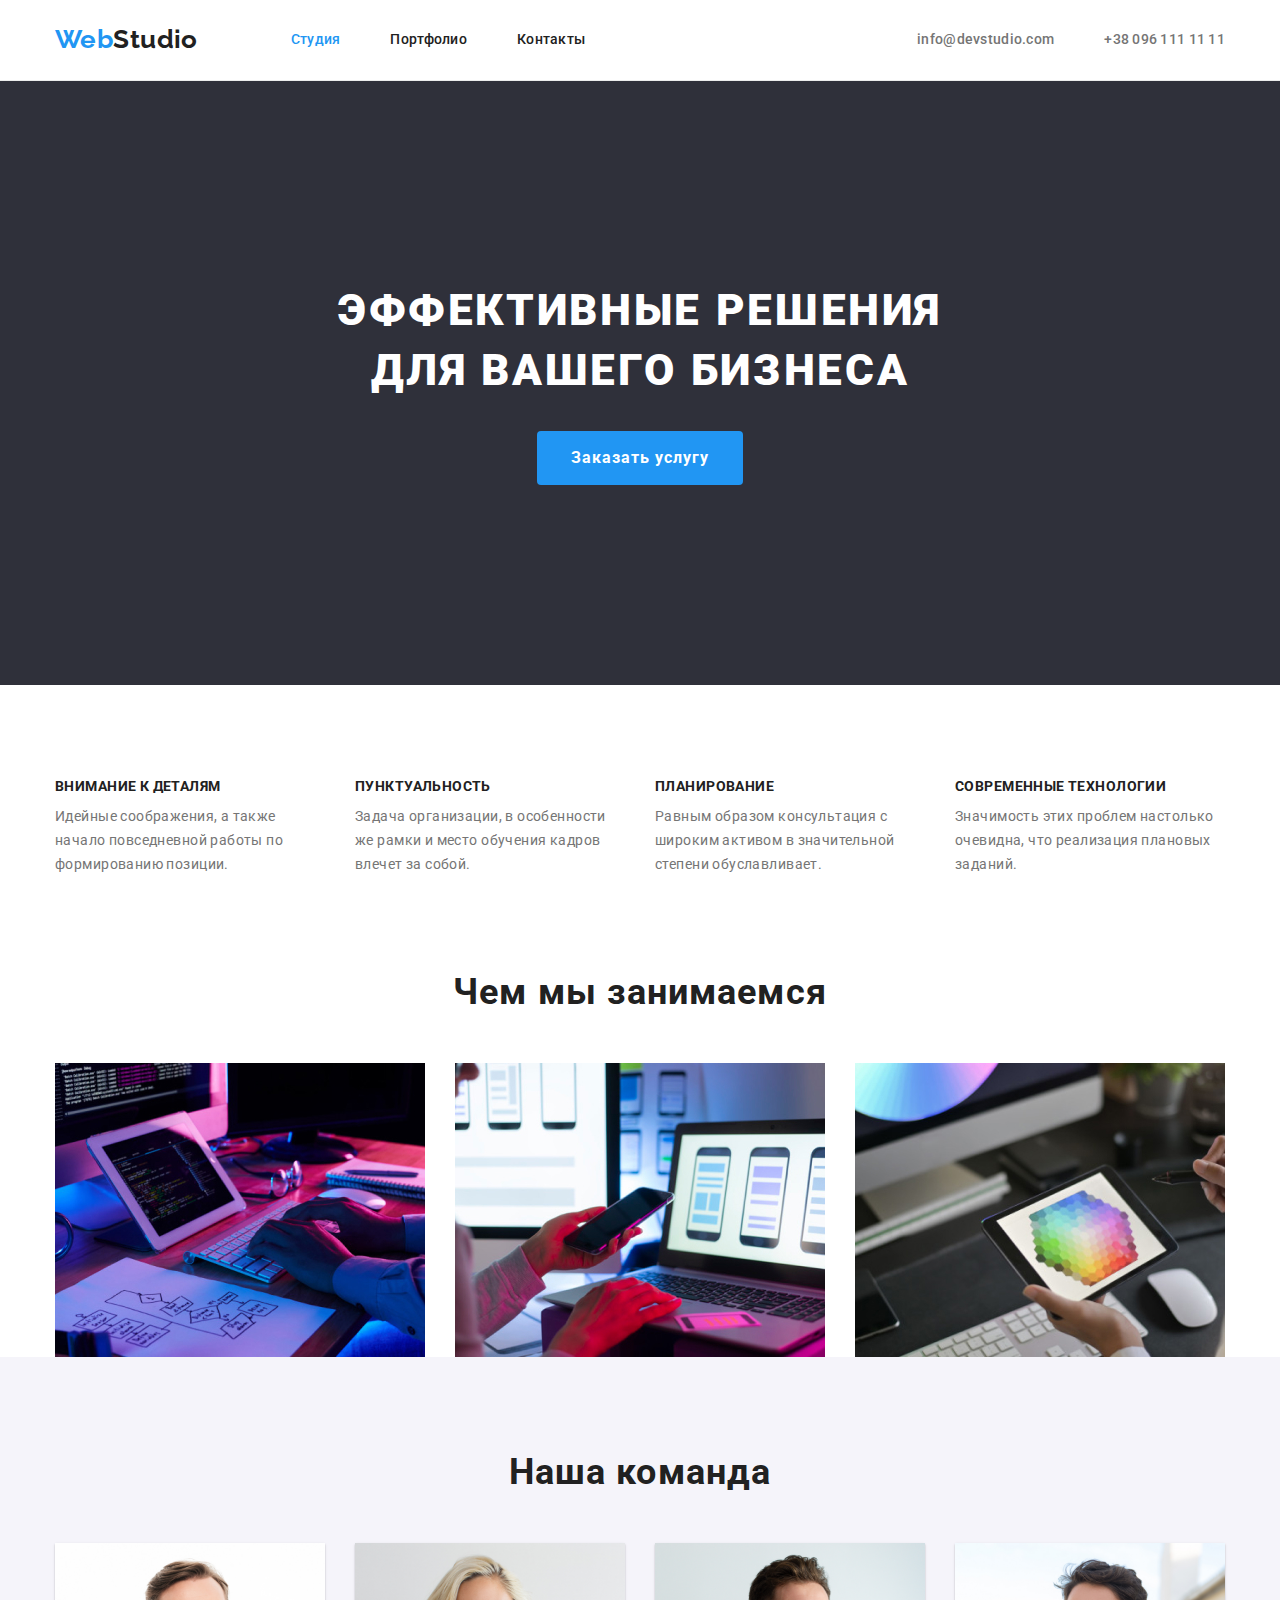
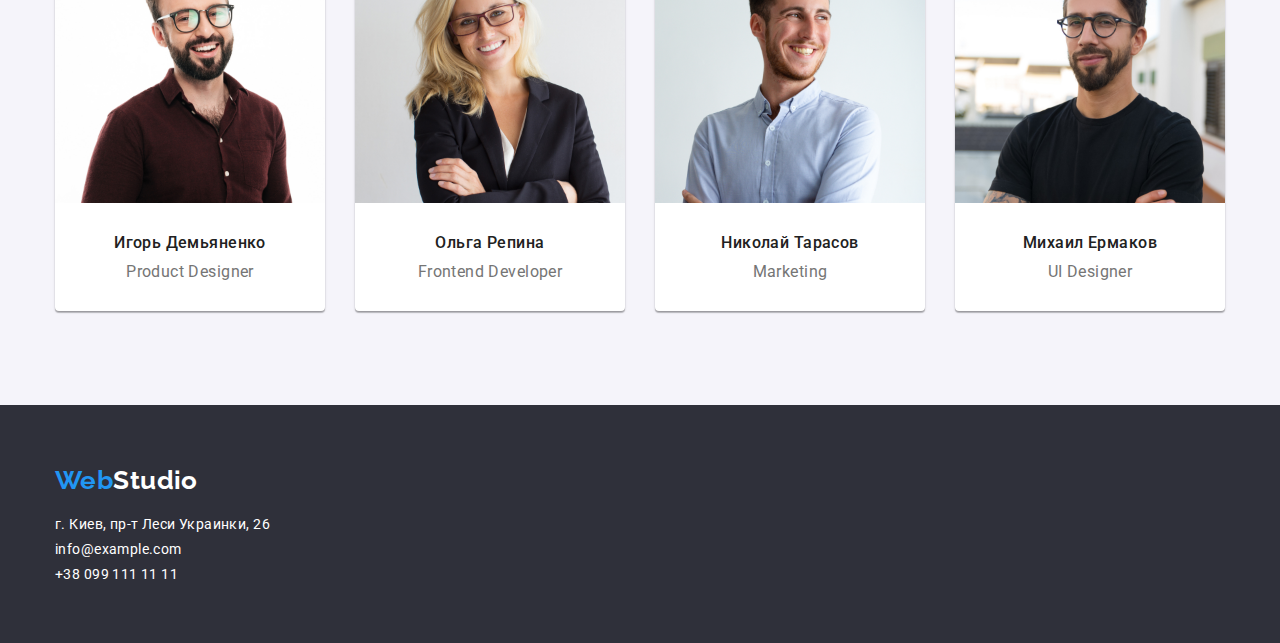
<file: index.html>
<!DOCTYPE html>
<html lang="ru">
  <head>
    <meta charset="UTF-8" />
    <meta http-equiv="X-UA-Compatible" content="IE=edge" />
    <meta name="viewport" content="width=device-width, initial-scale=1.0" />
    <title>WebStudio</title>
    <link href="https://fonts.googleapis.com/css2?family=Raleway:wght@700&family=Roboto:wght@400;500;700;900&display=swap" rel="stylesheet">
    <link rel="stylesheet" href="https://cdnjs.cloudflare.com/ajax/libs/modern-normalize/1.1.0/modern-normalize.min.css">
    <link rel="stylesheet" href="./css/styles.css"/>
  </head>
  <body>
   <header class="page-header">
    <div class="container main-nav">
      <nav class="nav">
        <a href="#" class="logo first">Web<span class="logo-black">Studio</span></a>
        <ul class="site-nav">
          <li class="item"><a href="#" class="link current">Студия</a></li>
          <li class="item"><a href="./portfolio.html">Портфолио</a></li>
          <li class="item"><a href="#">Контакты</a></li>
        </ul>
      </nav>
      <ul class="auth-nav">
        <li class="item"><a href="email:info@devstudio.com" class="auth-nav-mail">info@devstudio.com</a></li>
        <li class="item"><a href="tel:380961111111" class="auth-nav-mail"></a>+38 096 111 11 11</li>
      </ul>
    </div>
   </header>
   <main>
      <section class="hero">
       <div class="container">
         <h1 class="hero-title">Эффективные решения <br> для вашего бизнеса</h1>
         <button class="button-primary" type="button">Заказать услугу</button>
       </div>
     </section>
      <section class="section">
        <div class="container">
          <h2 class="section-title name">Преимущества</h2>
          <ul class="features">
            <li class="title-list">
              <h3 class="title">Внимание к деталям</h3>
              <p class="text">
                Идейные соображения, а также начало повседневной работы по
                формированию позиции.
              </p>
            </li>
            <li class="title-list">
              <h3 class="title">Пунктуальность</h3>
              <p class="text">
                Задача организации, в особенности же рамки и место обучения кадров
                влечет за собой.
              </p>
            </li>
            <li class="title-list">
              <h3 class="title">Планирование</h3>
              <p class="text">
                Равным образом консультация с широким активом в значительной степени
                обуславливает.
              </p>
            </li>
            <li class="title-list">
              <h3 class="title">Современные технологии</h3>
              <p class="text">
                Значимость этих проблем настолько очевидна, что реализация плановых
                заданий.
              </p>
            </li>
          </ul>
        </div>
      </section>
      <section class="section job">
        <div class="container">
          <h2 class="section-title">Чем мы занимаемся</h2>
          <ul class="imag">
            <li class="work">
              <img src="./img/layout.jpg" class="img-photo" width="370" height="294" alt="Верстка" />
            </li>
            <li class="work">
              <img src="./img/design.jpg" class="img-photo" width="370" height="294" alt="Дизайн" />
            </li>
            <li class="work">
              <img src="./img/registration.jpg" class="img-photo" width="370" height="294" alt="Внешнее оформление" />
            </li>
          </ul>
        </div>
      </section>
     <section class="section team">
       <div class="container">
         <h2 class="section-title">Наша команда</h2>
         <ul class="work-list">
           <li class="photo-team">
             <img src="./img/demyanenko.jpg" class="img-photo" width="270" height="260" alt="Игорь Демьяненко" />
             <div class="optional">
               <h3 class="title-photo">Игорь Демьяненко</h3>
               <p class="text-photo">Product Designer</p>
             </div>
           </li>
           <li class="photo-team">
             <img src="./img/repina.jpg" class="img-photo" width="270" height="260" alt="Ольга Репина" />
             <div class="optional">
               <h3 class="title-photo">Ольга Репина</h3>
               <p class="text-photo">Frontend Developer</p>
             </div>
           </li>
           <li class="photo-team">
              <img src="./img/tarasov.jpg" class="img-photo" width="270" height="260" alt="Николай Тарасов" />
              <div class="optional">
               <h3 class="title-photo">Николай Тарасов</h3>
               <p class="text-photo">Marketing</p>
             </div>
           </li>
           <li class="photo-team">
             <img src="./img/ermakov.jpg" class="img-photo" width="270" height="260" alt="Михаил Ермаков" />
             <div class="optional">
               <h3 class="title-photo">Михаил Ермаков</h3>
               <p class="text-photo">UI Designer</p>
            </div>
          </li>
        </ul>
       </div>
     </section>
   </main>
   <footer class="footer">
     <div class="container">
      <a href="#" class="logo second">Web<span class="logo-white">Studio</span></a>
      <address>
        <ul class="adress-taem">
          <li class="adress">
            <a href="https://bit.ly/3pXMvUd" target="_blank" rel="noopener noreferrer" class="logo-address">г. Киев, пр-т Леси
              Украинки, 26</a>
          </li>
          <li class="adress-mail"><a href="info@example.com" class="logo-address-mail">info@example.com</a></li>
          <li class="adress-mail"><a href="tel:380991111111" class="logo-address-mail">+38 099 111 11 11</a></li>
        </ul>
      </address>
     </div>
   </footer>
</body>
</html>
</file>
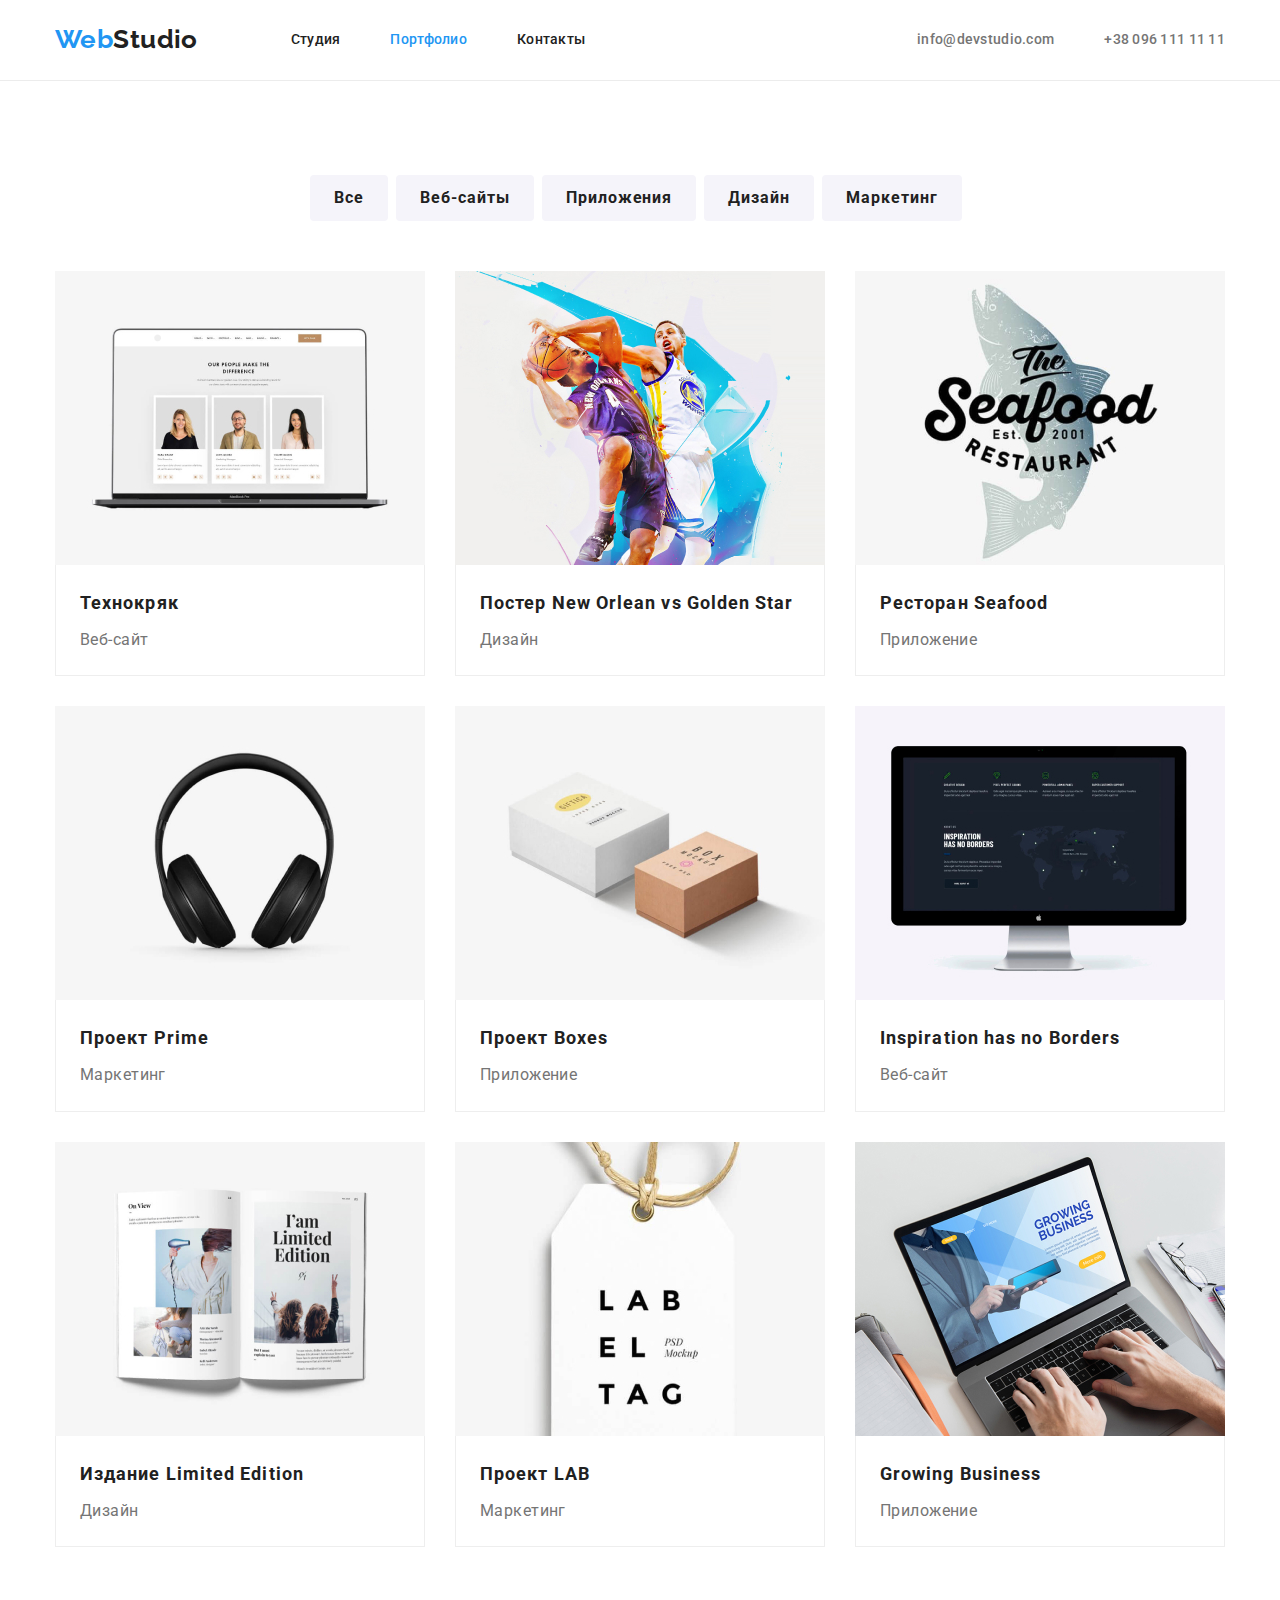
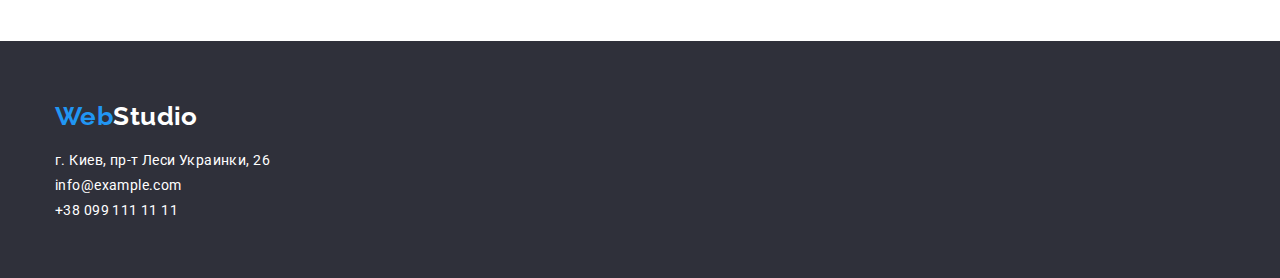
<file: portfolio.html>
<!DOCTYPE html>
<html lang="ru">
  <head>
    <meta charset="UTF-8" />
    <meta http-equiv="X-UA-Compatible" content="IE=edge" />
    <meta name="viewport" content="width=device-width, initial-scale=1.0" />
    <title>WebStudio</title>
    <link href="https://fonts.googleapis.com/css2?family=Raleway:wght@700&family=Roboto:wght@400;500;700;900&display=swap" rel="stylesheet">
    <link rel="stylesheet" href="https://cdnjs.cloudflare.com/ajax/libs/modern-normalize/1.1.0/modern-normalize.min.css">
    <link rel="stylesheet" href="./css/styles.css" />
  </head>
  <body>
   <header class="page-header">
    <div class="container main-nav">
      <nav class="nav">
        <a href="#" class="logo first class="img-photo"">Web<span class="logo-black">Studio</span></a>
        <ul class="site-nav">
          <li class="item"><a href="./index.html">Студия</a></li>
          <li class="item"><a href="#" class="link current">Портфолио</a></li>
          <li class="item"><a href="#">Контакты</a></li>
        </ul>
      </nav>
      <ul class="auth-nav">
        <li class="item"><a href="email:info@devstdio.com" class="auth-nav-mail">info@devstudio.com</a></li>
        <li class="item"><a href="tel:380961111111" class="auth-nav-mail"></a>+38 096 111 11 11</li>
      </ul>
    </div>
   </header>
   <main>
     <section class="section">
       <div class="container">
          <h1 class="title-project name">Проекты</h1>
          <ul class="button">
           <li><button class="button secondery" type="button">Все</button></li>
           <li><button class="button secondery" type="button">Веб-сайты</button></li>
           <li><button class="button secondery" type="button">Приложения</button></li>
           <li><button class="button secondery" type="button">Дизайн</button></li>
           <li><button class="button secondery" type="button">Маркетинг</button></li>
          </ul>
          <ul class="projects">
           <li class="photo-class">
              <a href="#" class="photo">
                <img src="./img/технокряк.jpg" class="project-photo" width="370" height="295" alt="технокряк" />
                <div class="text-optional">
                  <h2 class="projects-title">Технокряк</h2>
                  <p class="projects-text">Веб-сайт</p>
                </div>
              </a>
            </li>
            <li class="photo-class">
              <a href="#" class="photo">
                <img src="./img/постер.jpg" class="project-photo" width="370" height="295" alt="постер" />
                <div class="text-optional">
                  <h2 class="projects-title">Постер New Orlean vs Golden Star</h2>
                  <p class="projects-text">Дизайн</p>
                </div>
              </a>
            </li>
            <li class="photo-class">
              <a href="#" class="photo">
                <img src="./img/seafood.jpg" class="project-photo" width="370" height="295" alt="Ресторан Seafood" />
                <div class="text-optional">
                  <h2 class="projects-title">Ресторан Seafood</h2>
                  <p class="projects-text">Приложение</p>
                </div>
              </a>
            </li>
            <li class="photo-class">
              <a href="#" class="photo">
                <img src="./img/prime.jpg" class="project-photo" width="370" height="295" alt="Проект Prime" />
                <div class="text-optional">
                  <h2 class="projects-title">Проект Prime</h2>
                  <p class="projects-text">Маркетинг</p>
                </div>
              </a>
            </li>
            <li class="photo-class">
              <a href="#" class="photo">
                <img src="./img/boxes.jpg" class="project-photo" width="370" height="295" alt="Проект Boxes" />
                <div class="text-optional">
                  <h2 class="projects-title">Проект Boxes</h2>
                  <p class="projects-text">Приложение</p>
                </div>
              </a>
            </li>
            <li class="photo-class">
              <a href="#" class="photo">
                <img src="./img/inspiration.jpg" class="project-photo" width="370" height="295" alt="Inspiration has no Borders" />
                <div class="text-optional">
                  <h2 class="projects-title">Inspiration has no Borders</h2>
                  <p class="projects-text">Веб-сайт</p>
                </div>
              </a>
            </li>
            <li class="photo-class">
              <a href="#" class="photo">
                <img src="./img/издание.jpg" class="project-photo" width="370" height="295" alt="Издание Limited Edition" />
                <div class="text-optional">
                  <h2 class="projects-title">Издание Limited Edition</h2>
                  <p class="projects-text">Дизайн</p>
                </div>
              </a>
            </li>
            <li class="photo-class">
              <a href="#" class="photo">
                <img src="./img/lab.jpg" class="project-photo" width="370" height="295" alt="Проект LAB" />
                <div class="text-optional">
                  <h2 class="projects-title">Проект LAB</h2>
                  <p class="projects-text">Маркетинг</p>
                </div>
              </a>
            </li>
            <li class="photo-class">
              <a href="#" class="photo">
                <img src="./img/business.jpg" class="project-photo" width="370" height="295" alt="Growing Business" />
                <div class="text-optional">
                  <h2 class="projects-title">Growing Business</h2>
                  <p class="projects-text">Приложение</p>
                </div>
              </a>
            </li>
          </ul>
       </div>
      </section>
   </main>
   <footer class="footer">
     <div class="container">
      <a href="#" class="logo second">Web<span class="logo-white">Studio</span></a>
      <address>
        <ul>
          <li class="adress">
            <a href="https://bit.ly/3pXMvUd" target="_blank" rel="noopener noreferrer" class="logo-address">г. Киев, пр-т Леси
              Украинки, 26</a>
          </li>
          <li class="adress-mail"><a href="info@example.com" class="logo-address-mail">info@example.com</a></li>
          <li class="adress-mail"><a href="tel:380991111111" class="logo-address-mail">+38 099 111 11 11</a></li>
        </ul>
      </address>
     </div>
   </footer>
</body>
  </html>
</file>
<file: css/styles.css>
:root {
    --primary-text-color: #757575;
    --title-text-color: #212121;
    --accent-color: #2196F3;
    --primary-white-color: #FFFFFF;
   --background-color: #2F303A;
   --background-color-alternativ: #F5F4FA;
   --accent-text-color: #188ce8;
   --line-color: #ECECEC;
   --line-color-second: #EEEEEE;
}


body {
background-color: var(--primary-white-color);
color: var(--title-text-color);

font-family: Roboto, sans-serif;
font-size: 14px;
letter-spacing: 0.03em;
}
.container {
    margin-left: auto;
    margin-right: auto;
    width: 1200px;
    padding-left: 15px;
    padding-right: 15px;
}
*,
*::before,
*::after{
box-sizing: border-box;}

 h1,h2,h3,h4,h5,h6,p {
margin: 0;
 }
.imag {
    display: block;
    display: flex;
    margin-top: 0;
    margin-bottom: 0;
}

/* Main-nav */
.page-header {
   border-bottom: 1px var(--line-color) solid;
}
.main-nav {
    display: flex;
    align-items: center;
    
}
.nav {
    display: flex;
}
/* Logo */
.logo {
    display: block;
    color: var(--accent-color);
    font-family: Raleway, sans-serif;
    font-weight: 700;
    font-size: 26px;
    line-height: 1.19;
    text-decoration: none;
}
.first {
   padding-top: 24px;
   padding-bottom: 25px;
   
}

.logo-black {
    color: var(--title-text-color)
}
.logo-white {
    color: var(--primery-white-color)
}
ul {
    list-style: none;
    margin: 0;
    padding-left: 0;
}

/* auth-nav */
.auth-nav {
    display: flex;
    margin-left: auto;
   
    color: var(--primary-text-color);
    font-weight: 500;
    line-height: 1.14;
    text-decoration: none;
    letter-spacing: 0.02em;
}
.auth-nav .item + .item{
    margin-left: 50px;
    }
.auth-nav:hover {
    color: var(--accent-color);
}
.auth-nav-mail {
    padding-top: 32px;
    padding-bottom: 32px;

    color: var(--primary-text-color);
    font-style: normal;
    text-decoration: none;  
}
.auth-nav-mail:hover {
    color: var(--accent-color);
}
/* site-nav */
.site-nav {
   display: flex;
   margin-left: 93px;
}
.site-nav .item {
    margin-right: 50px;
}
.site-nav .item:last-child {
margin-right: 0;
}
.site-nav a {
    display: block;
    padding-top: 32px;
    padding-bottom: 32px;

    color: var(--title-text-color);
    font-weight: 500;
    font-size: 14px;
    line-height: 1.14;
    letter-spacing: 0.02em;
    text-decoration: none;
    font-style: normal;
}
.site-nav .link {
   
    margin-top: 0;
    margin-bottom: 0;

    color: var(--accent-color);
    text-decoration: none;
    font-style: normal;
}

.site-nav .link.current {
    display: block;
    padding-top: 32px;
    padding-bottom: 32px;

    color: var(--accent-color);
    
    
}
/* Hero */
.hero {
    padding-top: 200px;
    padding-bottom: 200px;
    background-color: var(--background-color);
    text-align: center;
    }
.hero-title {
    margin-top: 0;
    margin-bottom: 30px;
    
    color: var(--primary-white-color);
    font-weight: 900;
    font-size: 44px;
    line-height: 1.36;
    text-align: center;
    letter-spacing: 0.06em;
    text-transform: uppercase;
}
.name{
    display: none;
}
/* Section */
.section {
   padding-top: 94px;
   padding-bottom: 94px;
}
.job {
    padding: 0;
}
.section-title {
    margin-top: 0;
    margin-bottom: 50px;

    color: var(--title-text-color);
    font-weight: 700;
    font-size: 36px;
    line-height: 1.17;
    text-align: center;
    letter-spacing: 0.03em;
    }
.team {
    background-color: var(--background-color-alternativ);
}
.imag .work {
    margin-right: 30px;
}
.imag .work:last-child{
    margin-right:0;
}
/* Features */
.features {
    display: flex;
    margin-top: 0;
    margin-bottom: 0;
}
.title {  
    margin-bottom: 10px;
    color: var(--title-text-color);
    font-weight: 700;
    font-size: 14px;
    line-height: 1.14;
    text-transform: uppercase;
}
.photo-team {
    margin-top: 0;
    margin-bottom: 0;

    background-color: var(--primary-white-color);
    box-shadow: 0px 1px 3px rgba(0, 0, 0, 0.12),
    0px 1px 1px rgba(0, 0, 0, 0.14),
    0px 2px 1px rgba(0, 0, 0, 0.2);
    border-radius: 0px 0px 4px 4px;
      
}.work-list .photo-team:last-child{
    margin-right: 0;
}
img {
    display: block;
    max-width: 100%;
    height: auto;  
}
.optional {
    padding-top: 30px;
    padding-bottom: 30px;  
}
.text-optional {
    padding-top: 20px;
    padding-bottom: 20px;
    padding-left: 24px;
    padding-right: 24px;
    border-right: 1px var(--line-color-second) solid;
    border-bottom: 1px var(--line-color-second) solid;
    border-left: 1px var(--line-color-second) solid;
    background-color: var(--primary-white-color);
    }
.title-photo {
    margin-top: 0;
    margin-bottom: 10px;
    font-weight: 500;
    font-size: 16px;
    line-height: 1.2;
    text-align: center;
}
.title-list {
    margin-right: 30px;
    width: 270px;
    }
.features .title-list:last-child{
    margin-right: 0;
} 
.text {
    color: var(--primary-text-color);
    line-height: 1.71;
}
.text-photo {
    margin-top: 0;
    margin-bottom: 0;
  
    color: var(--primary-text-color);
    font-size: 16px;
    line-height: 1.2;
    text-align: center;
}
/* Examples */
.work-list .title {
     color: var(--title-text-color);
}
.work-list {
    display: flex;
    margin-top: 0;
    margin-bottom: 0;
}
.work-list .photo-team {
    margin-right: 30px;
}
/* Проекты */
.projects {
    display: flex;
    flex-wrap: wrap;
       
}
.photo-class {
    width: 370px;
    margin-right: 30px;
    margin-bottom: 30px;
   
}
.photo-class:nth-child(3n) {
    margin-right: 0;
}

.photo-class:nth-last-child(-n+3) {
    margin-bottom: 0;
}
.title-project {
    color: var(--title-text-color);
}
.projects-title {
    margin-bottom: 4px;
    color: var(--title-text-color);
    font-weight: 700;
    font-size: 18px;
    line-height: 2;
    text-decoration: none;
    letter-spacing: 0.06em;
}
.projects-text {
    margin-top: 0;
    margin-bottom: 0;
    color: var(--primary-text-color);
    font-weight: 400;
    font-size: 16px;
    line-height: 1.88;
    }
    .photo {
        text-decoration: none;
        font-style: normal;
    }
  
/* button */
.button {
    display: flex;
    justify-content: center;
    margin-bottom: 50px;
    font-weight: 700;
    font-size: 16px;
    line-height: 1.9;
    border-radius: 4px;
    letter-spacing: 0.06em;
    border-color: transparent;
}

.button-primary {
    
    padding: 10px 32px;
    color: var(--primary-white-color);
    background-color: var(--accent-color);
    font-weight: 700;
    font-size: 16px;
    line-height: 1.9;
    border-radius: 4px;
    letter-spacing: 0.06em;
    border-color: transparent;
}
.button.primary:focus,
.button.primary:hover {
  color: var(--primary-white-color);
    background-color: var(--accent-text-color);
}

.button.secondery {
    margin-bottom: 0;
    margin-right: 8px;
    padding: 6px 22px;
    color: var(--title-text-color);
    background-color: var(--background-color-alternativ);
    }
.button.secondery:focus,
.button.secondery:hover {
color: var(--primary-white-color);
background-color: var(--accent-color);
}

/* Footer */
.footer {
    padding-top: 60px;
    padding-bottom: 60px;
    background-color: var(--background-color);
        
}
.adress {
   margin-top: 20px;
  }

.adress-mail {
   margin-top: 9px;
}

.logo-white {
    color: var(--primary-white-color);
}
.logo-address {
    color: var(--primary-white-color);
    text-decoration: none;
    font-style: normal;
}
.logo-address:hover{
color: var(--accent-color);
}
.logo-address-mail {
    color: var(--primary-white-color);
    text-decoration: none;
    font-style: normal;
}
.logo-address-mail:hover {
    color: var(--accent-color);
}
/* цвет основного текста  #212121*/

/* вторичный цвет текста  #757575*/

/* белый #FFFFFF */

/* акцент #2196F3 */

/* цвет футера #rgba(255, 255, 255, 0.6); */
</file>
